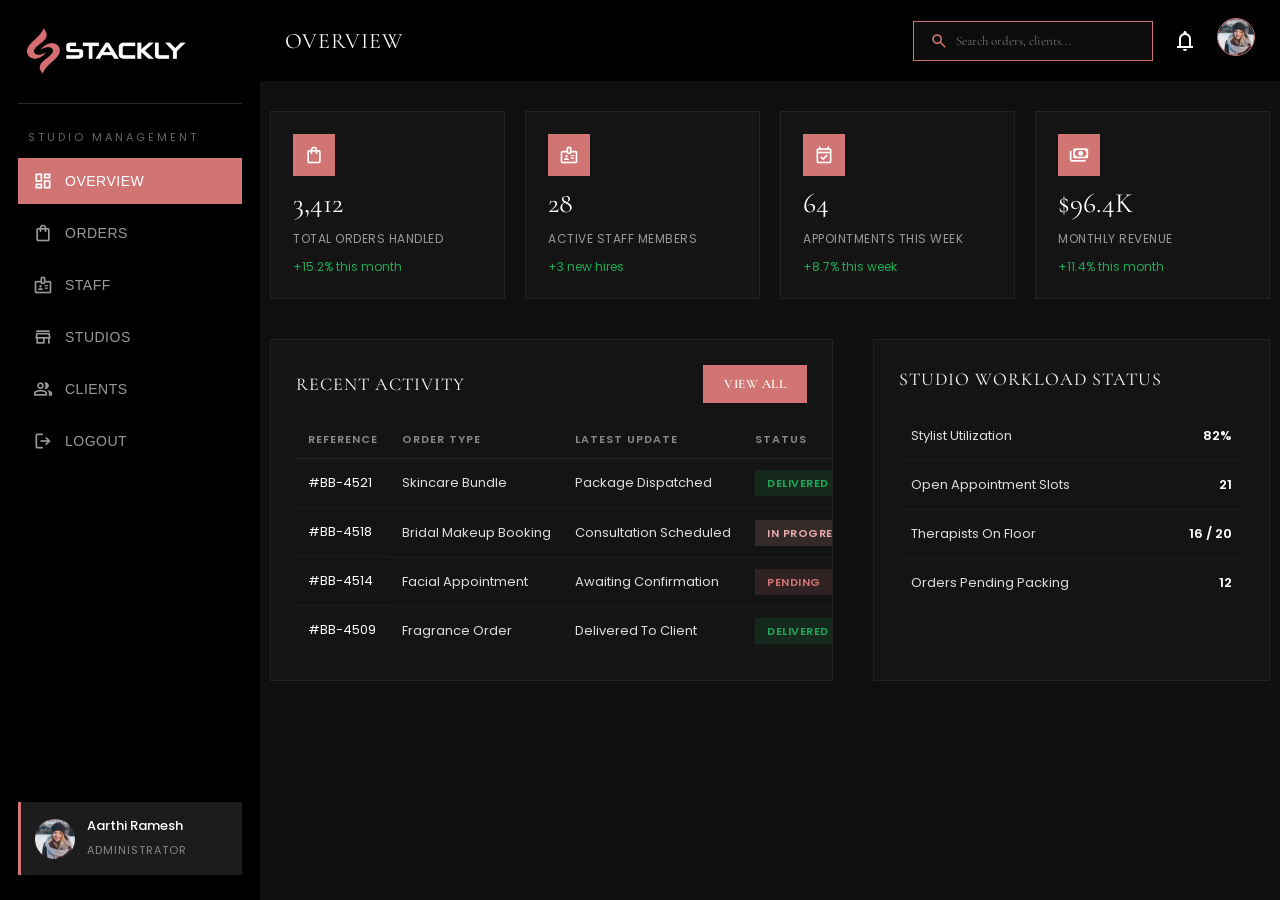
<file: admin.html>
<!DOCTYPE html>
<html lang="en">

<head>
    <meta charset="UTF-8">
    <meta name="viewport" content="width=device-width, initial-scale=1.0">
    <title>Blush & Bloom - Admin Dashboard</title>

    <link rel="stylesheet"
        href="https://fonts.googleapis.com/css2?family=Material+Symbols+Outlined:opsz,wght,FILL,GRAD@20..48,100..700,0,-50..200" />
 <link rel="stylesheet"
        href="https://fonts.googleapis.com/css2?family=Material+Symbols+Outlined:opsz,wght,FILL,GRAD@20..48,100..700,0,-50..200" />
    <link rel="preconnect" href="https://fonts.googleapis.com">
    <link rel="preconnect" href="https://fonts.gstatic.com" crossorigin>
    <link href="https://fonts.googleapis.com/css2?family=Cormorant+Garamond:ital,wght@0,400;0,500;0,600;1,400&family=Poppins:wght@300;400;500;600;700&display=swap"
        rel="stylesheet">

    <style>
        * {
            margin: 0;
            padding: 0;
            box-sizing: border-box;
        }

        :root {
            --pcolor: #D17474;
            --hcolor: #E7A9A9;
            --dark: black;
            --panel: #0c0c0c;
            --card: #141414;
        }

        body {
            background: rgb(15, 15, 15);
            font-family: 'Poppins', sans-serif;
            display: flex;
            gap: 0px;
            overflow-x: hidden;
            min-height: 100vh;
        }

        .material-symbols-outlined {
            font-variation-settings: 'FILL' 0, 'wght' 400, 'GRAD' 0, 'opsz' 24;
        }

        /* ================= SIDEBAR ================= */
        .sidebar {
            width: 260px;
            flex-shrink: 0;
            background: var(--dark);
            padding: 25px 18px;
            display: flex;
            flex-direction: column;
            height: 100vh;
            position: sticky;

        }

        .sidebar-logo {
            display: flex;
            align-items: center;
            gap: 15px;
            padding: 0 8px 25px;
            border-bottom: 1px solid #262626;
            margin-bottom: 25px;
        }

        .sidebar-logo img {
            width: 160px;
        }

        .sidebar-logo .adminclose {
            color: white;
            display: none;
        }

        .nav-group-label {
            font-size: 11px;
            letter-spacing: 3px;
            text-transform: uppercase;
            color: #666;
            padding: 0 10px;
            margin-bottom: 12px;
        }

        .side-nav {
            display: flex;
            flex-direction: column;
            gap: 6px;
        }

        .side-nav button {
            display: flex;
            align-items: center;
            gap: 12px;
            width: 100%;
            padding: 12px 14px;
            border: 1px solid transparent;
            background: transparent;
            color: #999;
            font-family: "Roboto Condensed", sans-serif;
            font-size: 14px;
            text-transform: uppercase;
            letter-spacing: .5px;
            cursor: pointer;
            text-align: left;
            transition: .3s ease;
        }

        .side-nav button .material-symbols-outlined {
            font-size: 20px;
        }

        .side-nav button:hover {
            background: #1c1c1c;
            color: #fff;
        }

        .side-nav button.active {
            background: var(--pcolor);
            color: #fff;
        }

        .sidebar-footer {
            margin-top: auto;
            display: flex;
            align-items: center;
            gap: 12px;
            padding: 14px;
            background: #1c1c1c;
            border-left: 3px solid var(--pcolor);
        }

        .sidebar-footer img {
            width: 40px;
            height: 40px;
            border-radius: 50%;
            object-fit: cover;
        }

        .sidebar-footer h4 {
            color: #fff;
            font-size: 13px;
            font-weight: 500;
        }

        .sidebar-footer span {
            color: #888;
            font-size: 11px;
            text-transform: uppercase;
            letter-spacing: 1px;
        }

        /* ================= MAIN AREA ================= */
        .main {
            flex: 1;
            display: flex;
            flex-direction: column;
            gap: 20px;
            min-width: 0;
        }

        .topbar {
            background: var(--dark);
            padding: 18px 25px;
            display: flex;
            justify-content: space-between;
            align-items: center;
        }

        .topbarimgcontainer {
            display: none;
            align-items: center;
            gap: 20px;

        }

        .topbarimgcontainer .topbarmenu {
            font-size: 20px;
            display: none;
            color: white;
        }

        .topbarimgcontainer img {
            width: 140px;
            display: none;
        }

        .topbar h2 {
            font-family: 'Cormorant Garamond', serif;
            font-weight: 400;
            font-size: 22px;
            text-transform: uppercase;
            letter-spacing: 1px;
            color: white;
        }

        .topbar-right {
            display: flex;
            align-items: center;
            gap: 20px;
        }

        .search-box {
            display: flex;
            align-items: center;
            gap: 8px;
            background: #0c0c0c;
            border: 1px solid var(--pcolor);
            padding: 10px 16px;
        }

        .search-box input {
            border: none;
            background: transparent;
            outline: none;
            font-size: 13px;
            width: 180px;
            color: white;
            font-family: 'Cormorant Garamond', serif;
        }

        .search-box input::placeholder {
            color: #777;
        }

        .search-box>.material-symbols-outlined {
            color: var(--pcolor);
            font-size: 18px;
            cursor: pointer;
        }

        .topbar-right>.material-symbols-outlined {
            color: white;
            cursor: pointer;
        }

        .topbar-avatar img {
            width: 38px;
            height: 38px;
            border-radius: 50%;
            object-fit: cover;
            border: 1px solid var(--pcolor);
        }

        .view {
            display: none;
            flex-direction: column;
            gap: 20px;
        }

        .view.active {
            display: flex;
        }

        /* reused button style (matches .page-btn) */
        .d-btn {
            padding: 10px 20px;
            background: var(--pcolor);
            border: 1px solid var(--pcolor);
            color: white;
            cursor: pointer;
            transition: .5s ease;
            font-size: 13px;
            text-transform: uppercase;
            letter-spacing: .5px;
            font-weight: 600;
            font-family: 'Cormorant Garamond', serif;
            text-wrap: nowrap;
        }

        .d-btn:hover {
            background: transparent;
            color: var(--pcolor);
        }


        /* generic panel */
        .panel {
            background: var(--card);
            border: 1px solid #232323;
            padding: 25px;
            overflow-x: auto;
            margin: 10px;
        }


        .panel h3 {
            font-family: 'Cormorant Garamond', serif;
            font-weight: 400;
            font-size: 18px;
            text-transform: uppercase;
            letter-spacing: 1px;
            line-height: 1.6;
            color: white;
            margin-bottom: 18px;
        }

        .panel-head {
            display: flex;
            justify-content: space-between;
            align-items: center;
            margin-bottom: 18px;

        }

        .panel-head h3 {
            margin-bottom: 0;
        }


        /* stat cards */
        .stat-row {
            display: grid;
            grid-template-columns: repeat(4, 1fr);
            gap: 20px;
            padding: 10px;
        }

        .stat-card {
            background: var(--card);
            border: 1px solid #232323;
            padding: 22px;
            display: flex;
            flex-direction: column;
            gap: 10px;
            transition: .4s ease;
        }

        .stat-card:hover {
            border-color: var(--pcolor);
        }

        .stat-card .top {
            display: flex;
            justify-content: space-between;
            align-items: center;
        }

        .stat-card .material-symbols-outlined {
            background: var(--pcolor);
            color: #fff;
            width: 42px;
            height: 42px;
            display: flex;
            align-items: center;
            justify-content: center;
            font-size: 20px;
        }

        .stat-card h2 {
            font-family: 'Cormorant Garamond', serif;
            font-weight: 400;
            font-size: 28px;
            color: white;
        }

        .stat-card p {
            font-size: 12px;
            color: #999;
            text-transform: uppercase;
            letter-spacing: .5px;
        }

        .stat-card .delta {
            font-size: 12px;
            color: #1fa855;
        }

        .stat-card .delta.down {
            color: var(--pcolor);
        }

        /* table */
        table {
            width: 100%;
            border-collapse: collapse;

        }

        thead th {
            text-align: left;
            font-size: 11px;
            color: #888;
            text-transform: uppercase;
            letter-spacing: 1px;
            padding: 10px 12px;
            border-bottom: 1px solid #262626;
            font-weight: 600;
        }

        tbody td {
            padding: 14px 12px;
            font-size: 13px;
            color: #ddd;
            border-bottom: 1px solid #1e1e1e;
            text-wrap: nowrap;
        }

        tbody tr:last-child td {
            border-bottom: none;
        }

        .cell-item {
            display: flex;
            align-items: center;
            gap: 10px;
            color: #fff;
        }

        .cell-item img {
            width: 34px;
            height: 34px;
            border-radius: 50%;
            object-fit: cover;
        }

        .badge {
            padding: 5px 12px;
            font-size: 11px;
            font-weight: 600;
            text-transform: uppercase;
            letter-spacing: .5px;
        }

        .badge.delivered {
            background: rgba(31, 168, 85, 0.15);
            color: #1fa855;
        }

        .badge.transit {
            background: rgba(231, 169, 169, 0.15);
            color: var(--hcolor);
        }

        .badge.pending {
            background: rgba(209, 116, 116, 0.15);
            color: var(--pcolor);
        }

        .badge.active {
            background: rgba(31, 168, 85, 0.15);
            color: #1fa855;
        }

        .badge.maintenance {
            background: rgba(209, 116, 116, 0.15);
            color: var(--pcolor);
        }

        /* two column layout */
        .split-2 {
            display: grid;
            grid-template-columns: 1.4fr 1fr;
            gap: 20px;
        }

        /* staff grid */
        .fleet-grid {
            display: grid;
            grid-template-columns: repeat(3, 1fr);
            gap: 20px;
        }

        .fleet-card {
            border: 1px solid #232323;
            overflow: hidden;
            background: var(--card);
        }

        .fleet-card img {
            width: 100%;
            height: 250px;
            object-fit: cover;
            object-position: top;
            filter: grayscale(50%);
            transition: .5s ease;
        }

        .fleet-card:hover img {
            filter: grayscale(0%);
        }

        .fleet-card-body {
            padding: 16px;
            border-top: 3px solid var(--pcolor);
        }

        .fleet-card-body h4 {
            font-family: 'Cormorant Garamond', serif;
            font-weight: 400;
            font-size: 15px;
            color: white;
            text-transform: uppercase;
            margin-bottom: 6px;
        }

        .fleet-card-body p {
            font-size: 12px;
            color: #999;
            margin-bottom: 10px;
        }

        /* branches gallery */
        .wh-grid {
            display: grid;
            grid-template-columns: repeat(3, 1fr);
            gap: 20px;
        }

        .wh-card {
            position: relative;
            overflow: hidden;
            height: 190px;
        }

        .wh-card img {
            width: 100%;
            height: 100%;
            object-fit: cover;
            transition: .6s ease;
        }

        .wh-card:hover img {
            transform: scale(1.08);
        }

        .wh-card .overlay {
            position: absolute;
            inset: 0;
            background: linear-gradient(180deg, rgba(0, 0, 0, 0.05) 40%, rgba(0, 0, 0, 0.9) 100%);
            display: flex;
            flex-direction: column;
            justify-content: flex-end;
            padding: 16px;
        }

        .wh-card .overlay h4 {
            color: #fff;
            font-family: 'Cormorant Garamond', serif;
            font-size: 15px;
            text-transform: uppercase;
        }

        .wh-card .overlay span {
            color: var(--hcolor);
            font-size: 11px;
            text-transform: uppercase;
            letter-spacing: 1px;
        }

        /* client cards */
        .cust-grid {
            display: grid;
            grid-template-columns: repeat(3, 1fr);
            gap: 20px;
        }

        .cust-card {
            background: var(--card);
            border: 1px solid #232323;
            padding: 20px;
            text-align: center;
        }

        .cust-card img {
            width: 60px;
            height: 60px;
            border-radius: 50%;
            object-fit: cover;
            margin-bottom: 12px;
            border: 1px solid var(--pcolor);
        }

        .cust-card h4 {
            font-family: 'Cormorant Garamond', serif;
            font-weight: 400;
            font-size: 15px;
            text-transform: uppercase;
            color: white;
        }

        .cust-card span {
            font-size: 12px;
            color: #999;
        }

        .cust-card .cust-stat {
            margin-top: 12px;
            font-size: 12px;
            color: var(--pcolor);
            font-weight: 600;
            text-transform: uppercase;
            letter-spacing: .5px;
        }

        @media (max-width: 1100px) {

            .stat-row,
            .fleet-grid,
            .wh-grid,
            .cust-grid {
                grid-template-columns: repeat(2, 1fr);
            }

            .split-2 {
                grid-template-columns: 1fr;
            }
        }

        @media (max-width: 900px) {

            .sidebar {
                position: fixed;
                inset: 0px;
                transform: translateX(-120%);
                transition: .2s ease;
                z-index: 9999;
                width: 320px;

            }

            .topbar-right>.material-symbols-outlined {
                color: white;
                cursor: pointer;
            }

            .sidebar.vis {
                transform: translateX(0);
            }

            .topbar>h2 {
                display: none;
            }

            .search-box {
                display: none;
            }

            .topbar {
                padding: 10px 10px;
            }

            .topbarimgcontainer {
                display: flex;
            }

            .sidebar-logo {
                justify-content: space-between;
            }

            .sidebar-logo .adminclose {
                display: block;
            }

            .topbarimgcontainer .topbarmenu {
                display: block;
                color: white;
            }

            .topbarimgcontainer img {
                display: block;
            }

            .topbar-right>span {
                font-size: 20px;
            }

        }

        @media (max-width: 560px) {

            .stat-row,
            .fleet-grid,
            .wh-grid,
            .cust-grid {
                grid-template-columns: 1fr;
            }

            .topbar {
                flex-wrap: wrap;
                gap: 15px;
            }
        }
    </style>
</head>

<body>

    <!-- ================= SIDEBAR ================= -->
    <aside class="sidebar">
        <div class="sidebar-logo">
            <img src="./src/logo.webp" alt="Blush & Bloom logo" class="logimg">
            <span class="material-symbols-outlined adminclose">close</span>
        </div>

        <span class="nav-group-label">Studio Management</span>
        <nav class="side-nav">
            <button class="active" onclick="showView('overview', this)"><span
                    class="material-symbols-outlined">dashboard</span> Overview</button>
            <button onclick="showView('orders', this)"><span class="material-symbols-outlined">shopping_bag</span>
                Orders</button>
            <button onclick="showView('staff', this)"><span class="material-symbols-outlined">badge</span>
                Staff</button>
            <button onclick="showView('branches', this)"><span class="material-symbols-outlined">store</span>
                Studios</button>

            <button onclick="showView('clients', this)"><span class="material-symbols-outlined">group</span>
                Clients</button>
            <button class="logoutbtn"><span class="material-symbols-outlined">logout</span>
                Logout</button>
        </nav>

        <div class="sidebar-footer">
            <img src="./src/image_9.webp"
                alt="Admin">
            <div>
                <h4 id="username">Aarthi Ramesh</h4>
                <span>Administrator</span>
            </div>
        </div>
    </aside>

    <!-- ================= MAIN CONTENT ================= -->
    <main class="main">

        <div class="topbar">
            <div class="topbarimgcontainer">
                <span class="material-symbols-outlined topbarmenu">menu</span>
                <img src="./src/logo.webp" alt="Blush & Bloom logo" class="logimg">
            </div>
            <h2 id="topbarTitle">Overview</h2>
            <div class="topbar-right">
                <div class="search-box">
                    <span class="material-symbols-outlined errorpage">search</span>
                    <input type="text" placeholder="Search orders, clients...">
                </div>
                <span class="material-symbols-outlined errorpage">notifications</span>
                <div class="topbar-avatar"><img
                        src="./src/image_9.webp"
                        alt="Admin"></div>
            </div>
        </div>

        <!-- ========== 1. OVERVIEW VIEW ========== -->
        <div class="view active" id="overview">
            <div class="stat-row">
                <div class="stat-card">
                    <div class="top"><span class="material-symbols-outlined">shopping_bag</span></div>
                    <h2>3,412</h2>
                    <p>Total Orders Handled</p>
                    <span class="delta">+15.2% this month</span>
                </div>

                <div class="stat-card">
                    <div class="top"><span class="material-symbols-outlined">badge</span></div>
                    <h2>28</h2>
                    <p>Active Staff Members</p>
                    <span class="delta">+3 new hires</span>
                </div>

                <div class="stat-card">
                    <div class="top"><span class="material-symbols-outlined">event_available</span></div>
                    <h2>64</h2>
                    <p>Appointments This Week</p>
                    <span class="delta">+8.7% this week</span>
                </div>

                <div class="stat-card">
                    <div class="top"><span class="material-symbols-outlined">payments</span></div>
                    <h2>$96.4K</h2>
                    <p>Monthly Revenue</p>
                    <span class="delta">+11.4% this month</span>
                </div>
            </div>

            <div class="split-2">
                <div class="panel">
                    <div class="panel-head">
                        <h3>Recent Activity</h3>
                        <button class="d-btn errorpage">View All</button>
                    </div>

                    <table>
                        <thead>
                            <tr>
                                <th>Reference</th>
                                <th>Order Type</th>
                                <th>Latest Update</th>
                                <th>Status</th>
                            </tr>
                        </thead>

                        <tbody>
                            <tr>
                                <td class="cell-item">#BB-4521</td>
                                <td>Skincare Bundle</td>
                                <td>Package Dispatched</td>
                                <td><span class="badge delivered">Delivered</span></td>
                            </tr>

                            <tr>
                                <td class="cell-item">#BB-4518</td>
                                <td>Bridal Makeup Booking</td>
                                <td>Consultation Scheduled</td>
                                <td><span class="badge transit">In Progress</span></td>
                            </tr>

                            <tr>
                                <td class="cell-item">#BB-4514</td>
                                <td>Facial Appointment</td>
                                <td>Awaiting Confirmation</td>
                                <td><span class="badge pending">Pending</span></td>
                            </tr>

                            <tr>
                                <td class="cell-item">#BB-4509</td>
                                <td>Fragrance Order</td>
                                <td>Delivered To Client</td>
                                <td><span class="badge delivered">Delivered</span></td>
                            </tr>
                        </tbody>
                    </table>
                </div>

                <div class="panel">
                    <h3>Studio Workload Status</h3>

                    <table>
                        <tbody>
                            <tr>
                                <td>Stylist Utilization</td>
                                <td style="text-align:right;font-weight:600;color:white;">82%</td>
                            </tr>

                            <tr>
                                <td>Open Appointment Slots</td>
                                <td style="text-align:right;font-weight:600;color:white;">21</td>
                            </tr>

                            <tr>
                                <td>Therapists On Floor</td>
                                <td style="text-align:right;font-weight:600;color:white;">16 / 20</td>
                            </tr>

                            <tr>
                                <td>Orders Pending Packing</td>
                                <td style="text-align:right;font-weight:600;color:white;">12</td>
                            </tr>
                        </tbody>
                    </table>
                </div>
            </div>
        </div>

        <!-- ========== 2. ORDERS VIEW ========== -->
        <div class="view" id="orders">
            <div class="stat-row">
                <div class="stat-card">
                    <div class="top">
                        <span class="material-symbols-outlined">shopping_bag</span>
                    </div>
                    <h2>64</h2>
                    <p>Open Orders</p>
                </div>

                <div class="stat-card">
                    <div class="top">
                        <span class="material-symbols-outlined">move_to_inbox</span>
                    </div>
                    <h2>29</h2>
                    <p>New Order Requests</p>
                </div>

                <div class="stat-card">
                    <div class="top">
                        <span class="material-symbols-outlined">task_alt</span>
                    </div>
                    <h2>3,318</h2>
                    <p>Completed Orders</p>
                </div>

                <div class="stat-card">
                    <div class="top">
                        <span class="material-symbols-outlined">priority_high</span>
                    </div>
                    <h2>5</h2>
                    <p>Urgent Orders</p>
                </div>
            </div>

            <div class="panel">
                <div class="panel-head">
                    <h3>Orders</h3>
                    <button class="d-btn errorpage">Create Order</button>
                </div>

                <table>
                    <thead>
                        <tr>
                            <th>Reference</th>
                            <th>Client</th>
                            <th>Order Type</th>
                            <th>Assigned Staff</th>
                            <th>Date Placed</th>
                            <th>Status</th>
                        </tr>
                    </thead>

                    <tbody>
                        <tr>
                            <td>#BB-4521</td>
                            <td>Vantra Living</td>
                            <td>Skincare Bundle</td>
                            <td>Divya Krishnan</td>
                            <td>Jul 08</td>
                            <td><span class="badge delivered">Delivered</span></td>
                        </tr>

                        <tr>
                            <td>#BB-4518</td>
                            <td>R. Iyer</td>
                            <td>Bridal Makeup</td>
                            <td>Priya Suresh</td>
                            <td>Jul 07</td>
                            <td><span class="badge transit">In Progress</span></td>
                        </tr>

                        <tr>
                            <td>#BB-4514</td>
                            <td>Coastline Spa</td>
                            <td>Facial Appointment</td>
                            <td>Karthik Raja</td>
                            <td>Jul 07</td>
                            <td><span class="badge pending">Pending</span></td>
                        </tr>

                        <tr>
                            <td>#BB-4509</td>
                            <td>V. Singh</td>
                            <td>Fragrance Order</td>
                            <td>Aarthi Ramesh</td>
                            <td>Jul 06</td>
                            <td><span class="badge delivered">Delivered</span></td>
                        </tr>

                        <tr>
                            <td>#BB-4503</td>
                            <td>Nova Cosmetics</td>
                            <td>Hair Styling</td>
                            <td>Karthik Raja</td>
                            <td>Jul 05</td>
                            <td><span class="badge transit">In Progress</span></td>
                        </tr>
                    </tbody>
                </table>
            </div>
        </div>

        <!-- ========== 3. STAFF VIEW ========== -->
        <div class="view" id="staff">
            <div class="stat-row">
                <div class="stat-card">
                    <div class="top"><span class="material-symbols-outlined">badge</span></div>
                    <h2>28</h2>
                    <p>Total Staff</p>
                </div>
                <div class="stat-card">
                    <div class="top"><span class="material-symbols-outlined">face_retouching_natural</span></div>
                    <h2>12</h2>
                    <p>Makeup Artists</p>
                </div>
                <div class="stat-card">
                    <div class="top"><span class="material-symbols-outlined">spa</span></div>
                    <h2>9</h2>
                    <p>Therapists</p>
                </div>
                <div class="stat-card">
                    <div class="top"><span class="material-symbols-outlined">event_busy</span></div>
                    <h2>2</h2>
                    <p>On Leave</p>
                </div>
            </div>

            <div class="panel">
                <h3>Staff Roster</h3>
                <div class="fleet-grid">
                    <div class="fleet-card">
                        <img src="./src/person3.webp"
                            alt="Priya Suresh">
                        <div class="fleet-card-body">
                            <h4>Priya Suresh</h4>
                            <p>Lead Makeup Artist - 20 Bookings This Week</p>
                            <span class="badge active">On Duty</span>
                        </div>
                    </div>
                    <div class="fleet-card">
                        <img src="./src/person6.webp"
                            alt="Divya Krishnan">
                        <div class="fleet-card-body">
                            <h4>Divya Krishnan</h4>
                            <p>Skincare Specialist - 18 Bookings This Week</p>
                            <span class="badge active">On Duty</span>
                        </div>
                    </div>
                    <div class="fleet-card">
                        <img src="./src/image_9.webp"
                            alt="Karthik Raja">
                        <div class="fleet-card-body">
                            <h4>Karthik Raja</h4>
                            <p>Hair Stylist - 11 Bookings This Week</p>
                            <span class="badge maintenance">On Leave</span>
                        </div>
                    </div>
                  
                </div>
            </div>
        </div>

        <!-- ========== 4. STUDIOS (BRANCHES) VIEW ========== -->
        <div class="view" id="branches">
            <div class="stat-row">
                <div class="stat-card">
                    <div class="top"><span class="material-symbols-outlined">store</span></div>
                    <h2>6</h2>
                    <p>Active Studios</p>
                </div>
                <div class="stat-card">
                    <div class="top"><span class="material-symbols-outlined">event_note</span></div>
                    <h2>84%</h2>
                    <p>Avg. Booking Capacity</p>
                </div>
                <div class="stat-card">
                    <div class="top"><span class="material-symbols-outlined">inventory_2</span></div>
                    <h2>3,120</h2>
                    <p>Products In Stock</p>
                </div>
                <div class="stat-card">
                    <div class="top"><span class="material-symbols-outlined">summarize</span></div>
                    <h2>18</h2>
                    <p>Appointments Today</p>
                </div>
            </div>

            <div class="panel">
                <h3>Studio Locations</h3>
                <div class="wh-grid">
                    <div class="wh-card">
                        <img src="./src/image_61.webp"
                            alt="Chennai head studio">
                        <div class="overlay">
                            <h4>Chennai HQ Studio</h4><span>Booking 92%</span>
                        </div>
                    </div>
                    <div class="wh-card">
                        <img src="./src/image_62.webp"
                            alt="Mumbai studio">
                        <div class="overlay">
                            <h4>Mumbai Studio</h4><span>Booking 78%</span>
                        </div>
                    </div>
                    <div class="wh-card">
                        <img src="./src/image_63.webp"
                            alt="Bangalore studio">
                        <div class="overlay">
                            <h4>Bangalore Studio</h4><span>Booking 65%</span>
                        </div>
                    </div>
                </div>
            </div>

            <div class="panel">
                <h3>Studio Booking Snapshot</h3>
                <table>
                    <thead>
                        <tr>
                            <th>Studio</th>
                            <th>Specialty</th>
                            <th>Open Appointments</th>
                            <th>Status</th>
                        </tr>
                    </thead>
                    <tbody>
                        <tr>
                            <td>Chennai HQ Studio</td>
                            <td>Bridal &amp; Makeup</td>
                            <td>42</td>
                            <td><span class="badge active">Healthy</span></td>
                        </tr>
                        <tr>
                            <td>Mumbai Studio</td>
                            <td>Skincare &amp; Facials</td>
                            <td>28</td>
                            <td><span class="badge active">Healthy</span></td>
                        </tr>
                        <tr>
                            <td>Bangalore Studio</td>
                            <td>Hair &amp; Spa</td>
                            <td>15</td>
                            <td><span class="badge maintenance">Understaffed</span></td>
                        </tr>
                    </tbody>
                </table>
            </div>
        </div>

        <!-- ========== 5. CLIENTS VIEW ========== -->
        <div class="view" id="clients">
            <div class="stat-row">
                <div class="stat-card">
                    <div class="top"><span class="material-symbols-outlined">group</span></div>
                    <h2>2,046</h2>
                    <p>Total Clients</p>
                </div>
                <div class="stat-card">
                    <div class="top"><span class="material-symbols-outlined">person_add</span></div>
                    <h2>112</h2>
                    <p>New This Month</p>
                </div>
                <div class="stat-card">
                    <div class="top"><span class="material-symbols-outlined">workspace_premium</span></div>
                    <h2>246</h2>
                    <p>Membership Accounts</p>
                </div>
                <div class="stat-card">
                    <div class="top"><span class="material-symbols-outlined">support_agent</span></div>
                    <h2>14</h2>
                    <p>Open Client Inquiries</p>
                </div>
            </div>

            <div class="panel">
                <div class="panel-head">
                    <h3>Client Directory</h3>
                    <button class="d-btn errorpage">Add Client</button>
                </div>
                <table>
                    <thead>
                        <tr>
                            <th>Client</th>
                            <th>Contact</th>
                            <th>Account Type</th>
                            <th>Orders Placed</th>
                        </tr>
                    </thead>
                    <tbody>
                        <tr>
                            <td class="cell-item">Aarthi R.</td>
                            <td>aarthi.r@example.com</td>
                            <td>Membership</td>
                            <td>28</td>
                        </tr>
                        <tr>
                            <td class="cell-item">Priya K.</td>
                            <td>priya.k@example.com</td>
                            <td>Regular</td>
                            <td>16</td>
                        </tr>
                        <tr>
                            <td class="cell-item">Sanjana M.</td>
                            <td>sanjana.m@example.com</td>
                            <td>Membership</td>
                            <td>34</td>
                        </tr>
                        <tr>
                            <td class="cell-item">V. Singh</td>
                            <td>vsingh@example.com</td>
                            <td>Regular</td>
                            <td>9</td>
                        </tr>
                    </tbody>
                </table>
            </div>
        </div>

    </main>

    <script>

        //
        const topbarmenu = document.querySelector(".topbarmenu")
        const adminclose = document.querySelector(".adminclose")
        const sidebar = document.querySelector(".sidebar")

        topbarmenu.addEventListener("click", () => {
            sidebar.classList.toggle('vis')
        })

        adminclose.addEventListener("click", () => {
            sidebar.classList.remove('vis')
        })

        // 
        const logoutbtn = document.querySelector(".logoutbtn")
        logoutbtn.addEventListener("click", () => {
            window.location.href = "index.html"
        })

        // email

        const username = document.querySelector("#username");

        const email = localStorage.getItem("useremail");

        if (email) {
            username.textContent = email.split("@")[0];
        }

        // errorpage
        let errorpage = document.querySelectorAll(".errorpage")
        errorpage.forEach((error) => {
            error.addEventListener("click", () => {
                window.location.href = "404.html";
            })
        })

        // logimg

        let logimg = document.querySelectorAll(".logimg")
        logimg.forEach((img) => {
            img.addEventListener("click", () => {
                window.location.href = "admin.html";
            })
        })


        const titles = {
            overview: "Overview",
            orders: "Orders",
            staff: "Staff",
            branches: "Studios",
            clients: "Clients"
        };

        function showView(id, btn) {
            document.querySelectorAll('.view').forEach(v => v.classList.remove('active'));
            document.getElementById(id).classList.add('active');

            document.querySelectorAll('.side-nav button').forEach(b => b.classList.remove('active'));
            btn.classList.add('active');

            document.getElementById('topbarTitle').innerText = titles[id];
            sidebar.classList.remove('vis')
        }
    </script>

</body>

</html>
</file>
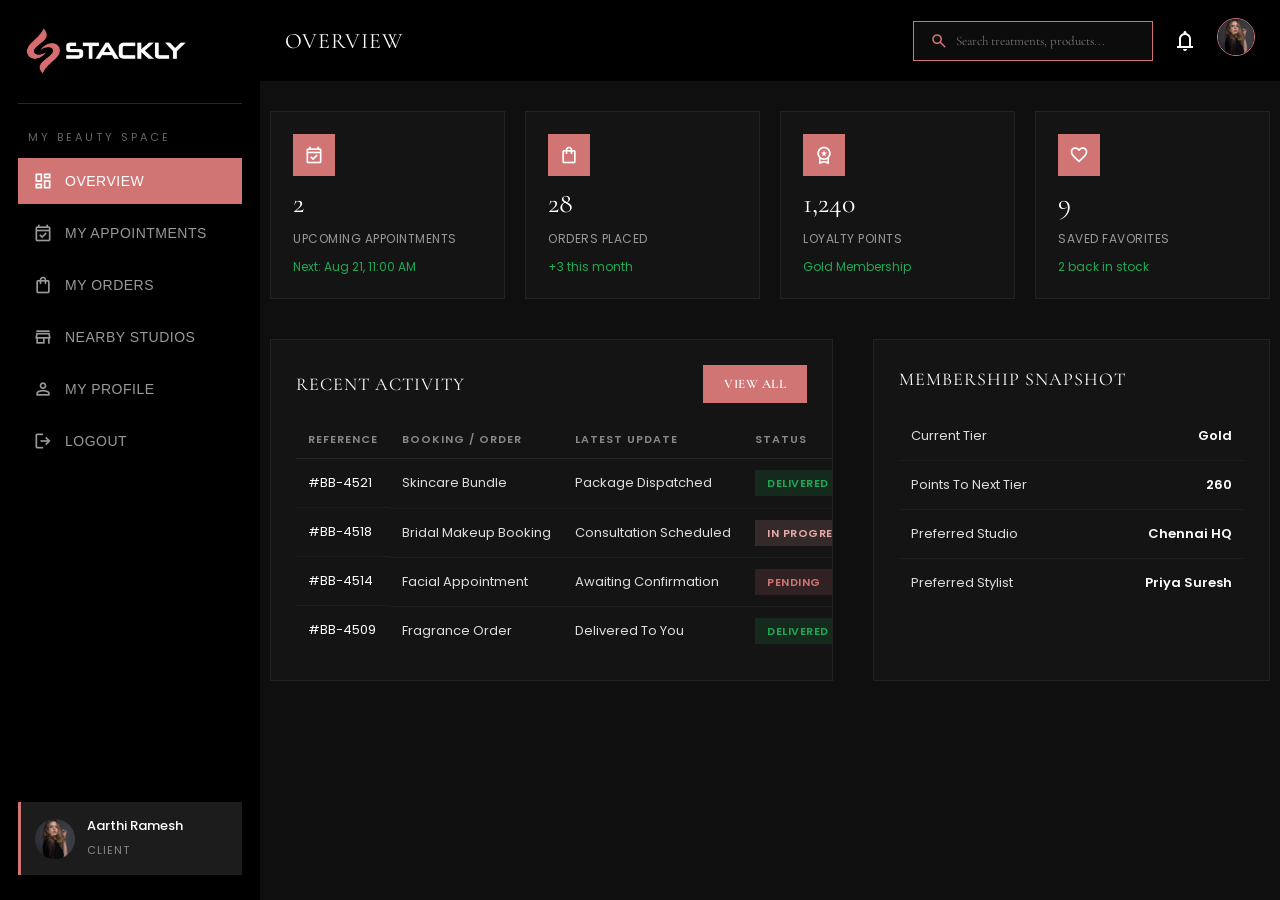
<file: client.html>
<!DOCTYPE html>
<html lang="en">

<head>
    <meta charset="UTF-8">
    <meta name="viewport" content="width=device-width, initial-scale=1.0">
    <title>Blush & Bloom - My Dashboard</title>

    <link rel="stylesheet"
        href="https://fonts.googleapis.com/css2?family=Material+Symbols+Outlined:opsz,wght,FILL,GRAD@20..48,100..700,0,-50..200" />
    <link rel="stylesheet"
        href="https://fonts.googleapis.com/css2?family=Material+Symbols+Outlined:opsz,wght,FILL,GRAD@20..48,100..700,0,-50..200" />
    <link rel="preconnect" href="https://fonts.googleapis.com">
    <link rel="preconnect" href="https://fonts.gstatic.com" crossorigin>
    <link href="https://fonts.googleapis.com/css2?family=Cormorant+Garamond:ital,wght@0,400;0,500;0,600;1,400&family=Poppins:wght@300;400;500;600;700&display=swap"
        rel="stylesheet">

    <style>
        * {
            margin: 0;
            padding: 0;
            box-sizing: border-box;
        }

        :root {
            --pcolor: #D17474;
            --hcolor: #E7A9A9;
            --dark: black;
            --panel: #0c0c0c;
            --card: #141414;
        }

        body {
            background: rgb(15, 15, 15);
            font-family: 'Poppins', sans-serif;
            display: flex;
            gap: 0px;
            overflow-x: hidden;
            min-height: 100vh;
        }

        .material-symbols-outlined {
            font-variation-settings: 'FILL' 0, 'wght' 400, 'GRAD' 0, 'opsz' 24;
        }

        /* ================= SIDEBAR ================= */
        .sidebar {
            width: 260px;
            flex-shrink: 0;
            background: var(--dark);
            padding: 25px 18px;
            display: flex;
            flex-direction: column;
            height: 100vh;
            position: sticky;

        }

        .sidebar-logo {
            display: flex;
            align-items: center;
            gap: 15px;
            padding: 0 8px 25px;
            border-bottom: 1px solid #262626;
            margin-bottom: 25px;
        }

        .sidebar-logo img {
            width: 160px;
        }

        .sidebar-logo .adminclose {
            color: white;
            display: none;
        }

        .nav-group-label {
            font-size: 11px;
            letter-spacing: 3px;
            text-transform: uppercase;
            color: #666;
            padding: 0 10px;
            margin-bottom: 12px;
        }

        .side-nav {
            display: flex;
            flex-direction: column;
            gap: 6px;
        }

        .side-nav button {
            display: flex;
            align-items: center;
            gap: 12px;
            width: 100%;
            padding: 12px 14px;
            border: 1px solid transparent;
            background: transparent;
            color: #999;
            font-family: "Roboto Condensed", sans-serif;
            font-size: 14px;
            text-transform: uppercase;
            letter-spacing: .5px;
            cursor: pointer;
            text-align: left;
            transition: .3s ease;
        }

        .side-nav button .material-symbols-outlined {
            font-size: 20px;
        }

        .side-nav button:hover {
            background: #1c1c1c;
            color: #fff;
        }

        .side-nav button.active {
            background: var(--pcolor);
            color: #fff;
        }

        .sidebar-footer {
            margin-top: auto;
            display: flex;
            align-items: center;
            gap: 12px;
            padding: 14px;
            background: #1c1c1c;
            border-left: 3px solid var(--pcolor);
        }

        .sidebar-footer img {
            width: 40px;
            height: 40px;
            border-radius: 50%;
            object-fit: cover;
        }

        .sidebar-footer h4 {
            color: #fff;
            font-size: 13px;
            font-weight: 500;
        }

        .sidebar-footer span {
            color: #888;
            font-size: 11px;
            text-transform: uppercase;
            letter-spacing: 1px;
        }

        /* ================= MAIN AREA ================= */
        .main {
            flex: 1;
            display: flex;
            flex-direction: column;
            gap: 20px;
            min-width: 0;
        }

        .topbar {
            background: var(--dark);
            padding: 18px 25px;
            display: flex;
            justify-content: space-between;
            align-items: center;
        }

        .topbarimgcontainer {
            display: none;
            align-items: center;
            gap: 20px;

        }

        .topbarimgcontainer .topbarmenu {
            font-size: 20px;
            display: none;
            color: white;
        }

        .topbarimgcontainer img {
            width: 140px;
            display: none;
        }

        .topbar h2 {
            font-family: 'Cormorant Garamond', serif;
            font-weight: 400;
            font-size: 22px;
            text-transform: uppercase;
            letter-spacing: 1px;
            color: white;
        }

        .topbar-right {
            display: flex;
            align-items: center;
            gap: 20px;
        }

        .search-box {
            display: flex;
            align-items: center;
            gap: 8px;
            background: #0c0c0c;
            border: 1px solid var(--pcolor);
            padding: 10px 16px;
        }

        .search-box input {
            border: none;
            background: transparent;
            outline: none;
            font-size: 13px;
            width: 180px;
            color: white;
            font-family: 'Cormorant Garamond', serif;
        }

        .search-box input::placeholder {
            color: #777;
        }

        .search-box>.material-symbols-outlined {
            color: var(--pcolor);
            font-size: 18px;
            cursor: pointer;
        }

        .topbar-right>.material-symbols-outlined {
            color: white;
            cursor: pointer;
        }

        .topbar-avatar img {
            width: 38px;
            height: 38px;
            border-radius: 50%;
            object-fit: cover;
            border: 1px solid var(--pcolor);
        }

        .view {
            display: none;
            flex-direction: column;
            gap: 20px;
        }

        .view.active {
            display: flex;
        }

        /* reused button style (matches .page-btn) */
        .d-btn {
            padding: 10px 20px;
            background: var(--pcolor);
            border: 1px solid var(--pcolor);
            color: white;
            cursor: pointer;
            transition: .5s ease;
            font-size: 13px;
            text-transform: uppercase;
            letter-spacing: .5px;
            font-weight: 600;
            font-family: 'Cormorant Garamond', serif;
            text-wrap: nowrap;
        }

        .d-btn:hover {
            background: transparent;
            color: var(--pcolor);
        }


        /* generic panel */
        .panel {
            background: var(--card);
            border: 1px solid #232323;
            padding: 25px;
            overflow-x: auto;
            margin: 10px;
        }


        .panel h3 {
            font-family: 'Cormorant Garamond', serif;
            font-weight: 400;
            font-size: 18px;
            text-transform: uppercase;
            letter-spacing: 1px;
            line-height: 1.6;
            color: white;
            margin-bottom: 18px;
        }

        .panel-head {
            display: flex;
            justify-content: space-between;
            gap: 10px;
            align-items: center;
            margin-bottom: 18px;

        }

        .panel-head h3 {
            margin-bottom: 0;
        }


        /* stat cards */
        .stat-row {
            display: grid;
            grid-template-columns: repeat(4, 1fr);
            gap: 20px;
            padding: 10px;
        }

        .stat-card {
            background: var(--card);
            border: 1px solid #232323;
            padding: 22px;
            display: flex;
            flex-direction: column;
            gap: 10px;
            transition: .4s ease;
        }

        .stat-card:hover {
            border-color: var(--pcolor);
        }

        .stat-card .top {
            display: flex;
            justify-content: space-between;
            align-items: center;
        }

        .stat-card .material-symbols-outlined {
            background: var(--pcolor);
            color: #fff;
            width: 42px;
            height: 42px;
            display: flex;
            align-items: center;
            justify-content: center;
            font-size: 20px;
        }

        .stat-card h2 {
            font-family: 'Cormorant Garamond', serif;
            font-weight: 400;
            font-size: 28px;
            color: white;
        }

        .stat-card p {
            font-size: 12px;
            color: #999;
            text-transform: uppercase;
            letter-spacing: .5px;
        }

        .stat-card .delta {
            font-size: 12px;
            color: #1fa855;
        }

        .stat-card .delta.down {
            color: var(--pcolor);
        }

        /* table */
        table {
            width: 100%;
            border-collapse: collapse;

        }

        thead th {
            text-align: left;
            font-size: 11px;
            color: #888;
            text-transform: uppercase;
            letter-spacing: 1px;
            padding: 10px 12px;
            border-bottom: 1px solid #262626;
            font-weight: 600;
        }

        tbody td {
            padding: 14px 12px;
            font-size: 13px;
            color: #ddd;
            border-bottom: 1px solid #1e1e1e;
            text-wrap: nowrap;
        }

        tbody tr:last-child td {
            border-bottom: none;
        }

        .cell-item {
            display: flex;
            align-items: center;
            gap: 10px;
            color: #fff;
        }

        .cell-item img {
            width: 34px;
            height: 34px;
            border-radius: 50%;
            object-fit: cover;
        }

        .badge {
            padding: 5px 12px;
            font-size: 11px;
            font-weight: 600;
            text-transform: uppercase;
            letter-spacing: .5px;
        }

        .badge.delivered {
            background: rgba(31, 168, 85, 0.15);
            color: #1fa855;
        }

        .badge.transit {
            background: rgba(231, 169, 169, 0.15);
            color: var(--hcolor);
        }

        .badge.pending {
            background: rgba(209, 116, 116, 0.15);
            color: var(--pcolor);
        }

        .badge.active {
            background: rgba(31, 168, 85, 0.15);
            color: #1fa855;
        }

        .badge.maintenance {
            background: rgba(209, 116, 116, 0.15);
            color: var(--pcolor);
        }

        /* two column layout */
        .split-2 {
            display: grid;
            grid-template-columns: 1.4fr 1fr;
            gap: 20px;
        }

        /* stylist grid (client-facing: "My Stylists / Favorite Artists") */
        .fleet-grid {
            display: grid;
            grid-template-columns: repeat(3, 1fr);
            gap: 20px;
        }

        .fleet-card {
            border: 1px solid #232323;
            overflow: hidden;
            background: var(--card);
        }

        .fleet-card img {
            width: 100%;
            height: 250px;
            object-fit: cover;
            object-position: top;
            filter: grayscale(50%);
            transition: .5s ease;
        }

        .fleet-card:hover img {
            filter: grayscale(0%);
        }

        .fleet-card-body {
            padding: 16px;
            border-top: 3px solid var(--pcolor);
        }

        .fleet-card-body h4 {
            font-family: 'Cormorant Garamond', serif;
            font-weight: 400;
            font-size: 15px;
            color: white;
            text-transform: uppercase;
            margin-bottom: 6px;
        }

        .fleet-card-body p {
            font-size: 12px;
            color: #999;
            margin-bottom: 10px;
        }

        /* studios gallery (client-facing: "Studios Near You") */
        .wh-grid {
            display: grid;
            grid-template-columns: repeat(3, 1fr);
            gap: 20px;
        }

        .wh-card {
            position: relative;
            overflow: hidden;
            height: 190px;
        }

        .wh-card img {
            width: 100%;
            height: 100%;
            object-fit: cover;
            transition: .6s ease;
        }

        .wh-card:hover img {
            transform: scale(1.08);
        }

        .wh-card .overlay {
            position: absolute;
            inset: 0;
            background: linear-gradient(180deg, rgba(0, 0, 0, 0.05) 40%, rgba(0, 0, 0, 0.9) 100%);
            display: flex;
            flex-direction: column;
            justify-content: flex-end;
            padding: 16px;
        }

        .wh-card .overlay h4 {
            color: #fff;
            font-family: 'Cormorant Garamond', serif;
            font-size: 15px;
            text-transform: uppercase;
        }

        .wh-card .overlay span {
            color: var(--hcolor);
            font-size: 11px;
            text-transform: uppercase;
            letter-spacing: 1px;
        }

        /* product / wishlist cards */
        .cust-grid {
            display: grid;
            grid-template-columns: repeat(3, 1fr);
            gap: 20px;
        }

        .cust-card {
            background: var(--card);
            border: 1px solid #232323;
            padding: 20px;
            text-align: center;
        }

        .cust-card img {
            width: 60px;
            height: 60px;
            border-radius: 50%;
            object-fit: cover;
            margin-bottom: 12px;
            border: 1px solid var(--pcolor);
        }

        .cust-card h4 {
            font-family: 'Cormorant Garamond', serif;
            font-weight: 400;
            font-size: 15px;
            text-transform: uppercase;
            color: white;
        }

        .cust-card span {
            font-size: 12px;
            color: #999;
        }

        .cust-card .cust-stat {
            margin-top: 12px;
            font-size: 12px;
            color: var(--pcolor);
            font-weight: 600;
            text-transform: uppercase;
            letter-spacing: .5px;
        }

        /* loyalty progress bar (profile view) */
        .loyalty-bar {
            width: 100%;
            height: 10px;
            background: #262626;
            margin-top: 10px;
            overflow: hidden;
        }

        .loyalty-bar-fill {
            height: 100%;
            background: var(--pcolor);
        }

        .profile-grid {
            display: grid;
            grid-template-columns: 1fr 1fr;
            gap: 16px 24px;
        }

        .profile-field {
            display: flex;
            flex-direction: column;
            gap: 6px;
        }

        .profile-field label {
            font-size: 11px;
            color: #888;
            text-transform: uppercase;
            letter-spacing: 1px;
        }

        .profile-field input {
            background: #0c0c0c;
            border: 1px solid #262626;
            color: #ddd;
            padding: 10px 12px;
            font-size: 13px;
            font-family: 'Poppins', sans-serif;
            outline: none;
        }

        .profile-field input:focus {
            border-color: var(--pcolor);
        }

        @media (max-width: 1100px) {

            .stat-row,
            .fleet-grid,
            .wh-grid,
            .cust-grid {
                grid-template-columns: repeat(2, 1fr);
            }

            .split-2,
            .profile-grid {
                grid-template-columns: 1fr;
            }
        }

        @media (max-width: 900px) {

            .sidebar {
                position: fixed;
                inset: 0px;
                transform: translateX(-120%);
                transition: .2s ease;
                z-index: 9999;
                width: 320px;

            }

            .topbar-right>.material-symbols-outlined {
                color: white;
                cursor: pointer;
            }

            .sidebar.vis {
                transform: translateX(0);
            }

            .topbar>h2 {
                display: none;
            }

            .search-box {
                display: none;
            }

            .topbar {
                padding: 10px 10px;
            }

            .topbarimgcontainer {
                display: flex;
            }

            .sidebar-logo {
                justify-content: space-between;
            }

            .sidebar-logo .adminclose {
                display: block;
            }

            .topbarimgcontainer .topbarmenu {
                display: block;
                color: white;
            }

            .topbarimgcontainer img {
                display: block;
            }

            .topbar-right>span {
                font-size: 20px;
            }

        }

        @media (max-width: 560px) {

            .stat-row,
            .fleet-grid,
            .wh-grid,
            .cust-grid {
                grid-template-columns: 1fr;
            }

            .topbar {
                flex-wrap: wrap;
                gap: 15px;
            }
        }
    </style>
</head>

<body>

    <!-- ================= SIDEBAR ================= -->
    <aside class="sidebar">
        <div class="sidebar-logo">
            <img src="./src/logo.webp" alt="Blush & Bloom logo" class="logimg">
            <span class="material-symbols-outlined adminclose">close</span>
        </div>

        <span class="nav-group-label">My Beauty Space</span>
        <nav class="side-nav">
            <button class="active" onclick="showView('overview', this)"><span
                    class="material-symbols-outlined">dashboard</span> Overview</button>
            <button onclick="showView('appointments', this)"><span
                    class="material-symbols-outlined">event_available</span> My Appointments</button>
            <button onclick="showView('orders', this)"><span class="material-symbols-outlined">shopping_bag</span>
                My Orders</button>
            <button onclick="showView('studios', this)"><span class="material-symbols-outlined">store</span>
                Nearby Studios</button>

            <button onclick="showView('profile', this)"><span class="material-symbols-outlined">person</span>
                My Profile</button>
            <button class="logoutbtn"><span class="material-symbols-outlined">logout</span>
                Logout</button>
        </nav>

        <div class="sidebar-footer">
            <img src="./src/image_18.webp"
                alt="Client">
            <div>
                <h4 id="username">Aarthi Ramesh</h4>
                <span>Client</span>
            </div>
        </div>
    </aside>

    <!-- ================= MAIN CONTENT ================= -->
    <main class="main">

        <div class="topbar">
            <div class="topbarimgcontainer">
                <span class="material-symbols-outlined topbarmenu">menu</span>
                <img src="./src/logo.webp" alt="Blush & Bloom logo" class="logimg">
            </div>
            <h2 id="topbarTitle">Overview</h2>
            <div class="topbar-right">
                <div class="search-box">
                    <span class="material-symbols-outlined errorpage">search</span>
                    <input type="text" placeholder="Search treatments, products...">
                </div>
                <span class="material-symbols-outlined errorpage">notifications</span>
                <div class="topbar-avatar"><img
                        src="./src/image_18.webp"
                        alt="Client"></div>
            </div>
        </div>

        <!-- ========== 1. OVERVIEW VIEW ========== -->
        <div class="view active" id="overview">
            <div class="stat-row">
                <div class="stat-card">
                    <div class="top"><span class="material-symbols-outlined">event_available</span></div>
                    <h2>2</h2>
                    <p>Upcoming Appointments</p>
                    <span class="delta">Next: Aug 21, 11:00 AM</span>
                </div>

                <div class="stat-card">
                    <div class="top"><span class="material-symbols-outlined">shopping_bag</span></div>
                    <h2>28</h2>
                    <p>Orders Placed</p>
                    <span class="delta">+3 this month</span>
                </div>

                <div class="stat-card">
                    <div class="top"><span class="material-symbols-outlined">workspace_premium</span></div>
                    <h2>1,240</h2>
                    <p>Loyalty Points</p>
                    <span class="delta">Gold Membership</span>
                </div>

                <div class="stat-card">
                    <div class="top"><span class="material-symbols-outlined">favorite</span></div>
                    <h2>9</h2>
                    <p>Saved Favorites</p>
                    <span class="delta">2 back in stock</span>
                </div>
            </div>

            <div class="split-2">
                <div class="panel">
                    <div class="panel-head">
                        <h3>Recent Activity</h3>
                        <button class="d-btn errorpage">View All</button>
                    </div>

                    <table>
                        <thead>
                            <tr>
                                <th>Reference</th>
                                <th>Booking / Order</th>
                                <th>Latest Update</th>
                                <th>Status</th>
                            </tr>
                        </thead>

                        <tbody>
                            <tr>
                                <td class="cell-item">#BB-4521</td>
                                <td>Skincare Bundle</td>
                                <td>Package Dispatched</td>
                                <td><span class="badge delivered">Delivered</span></td>
                            </tr>

                            <tr>
                                <td class="cell-item">#BB-4518</td>
                                <td>Bridal Makeup Booking</td>
                                <td>Consultation Scheduled</td>
                                <td><span class="badge transit">In Progress</span></td>
                            </tr>

                            <tr>
                                <td class="cell-item">#BB-4514</td>
                                <td>Facial Appointment</td>
                                <td>Awaiting Confirmation</td>
                                <td><span class="badge pending">Pending</span></td>
                            </tr>

                            <tr>
                                <td class="cell-item">#BB-4509</td>
                                <td>Fragrance Order</td>
                                <td>Delivered To You</td>
                                <td><span class="badge delivered">Delivered</span></td>
                            </tr>
                        </tbody>
                    </table>
                </div>

                <div class="panel">
                    <h3>Membership Snapshot</h3>

                    <table>
                        <tbody>
                            <tr>
                                <td>Current Tier</td>
                                <td style="text-align:right;font-weight:600;color:white;">Gold</td>
                            </tr>

                            <tr>
                                <td>Points To Next Tier</td>
                                <td style="text-align:right;font-weight:600;color:white;">260</td>
                            </tr>

                            <tr>
                                <td>Preferred Studio</td>
                                <td style="text-align:right;font-weight:600;color:white;">Chennai HQ</td>
                            </tr>

                            <tr>
                                <td>Preferred Stylist</td>
                                <td style="text-align:right;font-weight:600;color:white;">Priya Suresh</td>
                            </tr>
                        </tbody>
                    </table>
                </div>
            </div>
        </div>

        <!-- ========== 2. MY APPOINTMENTS VIEW ========== -->
        <div class="view" id="appointments">
            <div class="stat-row">
                <div class="stat-card">
                    <div class="top">
                        <span class="material-symbols-outlined">event_available</span>
                    </div>
                    <h2>2</h2>
                    <p>Upcoming</p>
                </div>

                <div class="stat-card">
                    <div class="top">
                        <span class="material-symbols-outlined">history</span>
                    </div>
                    <h2>34</h2>
                    <p>Past Appointments</p>
                </div>

                <div class="stat-card">
                    <div class="top">
                        <span class="material-symbols-outlined">event_busy</span>
                    </div>
                    <h2>1</h2>
                    <p>Rescheduled</p>
                </div>

                <div class="stat-card">
                    <div class="top">
                        <span class="material-symbols-outlined">star</span>
                    </div>
                    <h2>4.9</h2>
                    <p>Your Avg. Rating Given</p>
                </div>
            </div>

            <div class="panel">
                <div class="panel-head">
                    <h3>My Appointments</h3>
                    <button class="d-btn errorpage">Book Now</button>
                </div>

                <table>
                    <thead>
                        <tr>
                            <th>Reference</th>
                            <th>Service</th>
                            <th>Stylist / Therapist</th>
                            <th>Studio</th>
                            <th>Date</th>
                            <th>Status</th>
                        </tr>
                    </thead>

                    <tbody>
                        <tr>
                            <td>#BB-4518</td>
                            <td>Bridal Makeup Trial</td>
                            <td>Priya Suresh</td>
                            <td>Chennai HQ</td>
                            <td>Aug 21</td>
                            <td><span class="badge transit">Confirmed</span></td>
                        </tr>

                        <tr>
                            <td>#BB-4514</td>
                            <td>Deep Cleanse Facial</td>
                            <td>Divya Krishnan</td>
                            <td>Chennai HQ</td>
                            <td>Aug 25</td>
                            <td><span class="badge pending">Awaiting Confirmation</span></td>
                        </tr>

                        <tr>
                            <td>#BB-4479</td>
                            <td>Hair Spa & Styling</td>
                            <td>Karthik Raja</td>
                            <td>Bangalore Studio</td>
                            <td>Jul 30</td>
                            <td><span class="badge delivered">Completed</span></td>
                        </tr>

                        <tr>
                            <td>#BB-4460</td>
                            <td>Brow Shaping</td>
                            <td>Vikram Nair</td>
                            <td>Mumbai Studio</td>
                            <td>Jul 18</td>
                            <td><span class="badge delivered">Completed</span></td>
                        </tr>
                    </tbody>
                </table>
            </div>

            <div class="panel">
                <h3>My Favorite Stylists</h3>
                <div class="fleet-grid">
                    <div class="fleet-card">
                        <img src="./src/person3.webp"
                            alt="Priya Suresh">
                        <div class="fleet-card-body">
                            <h4>Priyan Suresh</h4>
                            <p>Lead Makeup Artist - Booked with you 6 times</p>
                            <span class="badge active">Available This Week</span>
                        </div>
                    </div>
                    <div class="fleet-card">
                        <img src="./src/person6.webp"
                            alt="Divya Krishnan">
                        <div class="fleet-card-body">
                            <h4>Divyan Krishnan</h4>
                            <p>Skincare Specialist - Booked with you 4 times</p>
                            <span class="badge active">Available This Week</span>
                        </div>
                    </div>
                    <div class="fleet-card">
                        <img src="./src/image_9.webp"
                            alt="Meera Pillai">
                        <div class="fleet-card-body">
                            <h4>Meera Pillai</h4>
                            <p>Spa Therapist - Booked with you 2 times</p>
                            <span class="badge maintenance">Next Slot: Aug 24</span>
                        </div>
                    </div>
                </div>
            </div>
        </div>

        <!-- ========== 3. MY ORDERS VIEW ========== -->
        <div class="view" id="orders">
            <div class="stat-row">
                <div class="stat-card">
                    <div class="top"><span class="material-symbols-outlined">shopping_bag</span></div>
                    <h2>28</h2>
                    <p>Total Orders</p>
                </div>
                <div class="stat-card">
                    <div class="top"><span class="material-symbols-outlined">local_shipping</span></div>
                    <h2>1</h2>
                    <p>In Transit</p>
                </div>
                <div class="stat-card">
                    <div class="top"><span class="material-symbols-outlined">task_alt</span></div>
                    <h2>25</h2>
                    <p>Delivered</p>
                </div>
                <div class="stat-card">
                    <div class="top"><span class="material-symbols-outlined">favorite</span></div>
                    <h2>9</h2>
                    <p>Wishlist Items</p>
                </div>
            </div>

            <div class="panel">
                <div class="panel-head">
                    <h3>Order History</h3>
                    <button class="d-btn errorpage">Shop Products</button>
                </div>

                <table>
                    <thead>
                        <tr>
                            <th>Reference</th>
                            <th>Item</th>
                            <th>Studio</th>
                            <th>Date Placed</th>
                            <th>Total</th>
                            <th>Status</th>
                        </tr>
                    </thead>

                    <tbody>
                        <tr>
                            <td>#BB-4521</td>
                            <td>Skincare Bundle</td>
                            <td>Chennai HQ</td>
                            <td>Jul 08</td>
                            <td>$62.00</td>
                            <td><span class="badge delivered">Delivered</span></td>
                        </tr>

                        <tr>
                            <td>#BB-4509</td>
                            <td>Fragrance Order</td>
                            <td>Mumbai Studio</td>
                            <td>Jul 06</td>
                            <td>$48.50</td>
                            <td><span class="badge delivered">Delivered</span></td>
                        </tr>

                        <tr>
                            <td>#BB-4503</td>
                            <td>Hair Styling Kit</td>
                            <td>Bangalore Studio</td>
                            <td>Jul 05</td>
                            <td>$34.00</td>
                            <td><span class="badge transit">In Transit</span></td>
                        </tr>

                        <tr>
                            <td>#BB-4487</td>
                            <td>Nail Care Set</td>
                            <td>Chennai HQ</td>
                            <td>Jun 29</td>
                            <td>$29.00</td>
                            <td><span class="badge delivered">Delivered</span></td>
                        </tr>

                        <tr>
                            <td>#BB-4471</td>
                            <td>Brow & Lash Serum</td>
                            <td>Chennai HQ</td>
                            <td>Jun 21</td>
                            <td>$21.00</td>
                            <td><span class="badge delivered">Delivered</span></td>
                        </tr>
                    </tbody>
                </table>
            </div>

            <div class="panel">
                <h3>My Wishlist</h3>
                <div class="cust-grid">
                    <div class="cust-card">
                        <img src="./src/image_2.webp"
                            alt="Rose Glow Serum">
                        <h4>Rose Glow Serum</h4>
                        <span>Skincare</span>
                        <div class="cust-stat">$28.00</div>
                    </div>
                    <div class="cust-card">
                        <img src="./src/image_3.webp"
                            alt="Matte Lip Set">
                        <h4>Matte Lip Set</h4>
                        <span>Makeup</span>
                        <div class="cust-stat">$19.50</div>
                    </div>
                    <div class="cust-card">
                        <img src="./src/image_5.webp"
                            alt="Argan Hair Oil">
                        <h4>Argan Hair Oil</h4>
                        <span>Haircare</span>
                        <div class="cust-stat">$24.00</div>
                    </div>
                </div>
            </div>
        </div>

        <!-- ========== 4. NEARBY STUDIOS VIEW ========== -->
        <div class="view" id="studios">
            <div class="stat-row">
                <div class="stat-card">
                    <div class="top"><span class="material-symbols-outlined">store</span></div>
                    <h2>6</h2>
                    <p>Studios Near You</p>
                </div>
                <div class="stat-card">
                    <div class="top"><span class="material-symbols-outlined">event_note</span></div>
                    <h2>21</h2>
                    <p>Slots Open Today</p>
                </div>
                <div class="stat-card">
                    <div class="top"><span class="material-symbols-outlined">directions_walk</span></div>
                    <h2>3.2 km</h2>
                    <p>Nearest Studio</p>
                </div>
                <div class="stat-card">
                    <div class="top"><span class="material-symbols-outlined">star</span></div>
                    <h2>4.8</h2>
                    <p>Avg. Studio Rating</p>
                </div>
            </div>

            <div class="panel">
                <h3>Studio Locations</h3>
                <div class="wh-grid">
                    <div class="wh-card">
                        <img src="./src/image_61.webp"
                            alt="Chennai head studio">
                        <div class="overlay">
                            <h4>Chennai HQ Studio</h4><span>Your preferred studio</span>
                        </div>
                    </div>
                    <div class="wh-card">
                        <img src="./src/image_62.webp"
                            alt="Mumbai studio">
                        <div class="overlay">
                            <h4>Mumbai Studio</h4><span>18 slots open today</span>
                        </div>
                    </div>
                    <div class="wh-card"> 
                        <img src="./src/image_63.webp"
                            alt="Bangalore studio">
                        <div class="overlay">
                            <h4>Bangalore Studio</h4><span>9 slots open today</span>
                        </div>
                    </div>
                </div>
            </div>

            <div class="panel">
                <h3>Studio Details</h3>
                <table>
                    <thead>
                        <tr>
                            <th>Studio</th>
                            <th>Specialty</th>
                            <th>Open Slots Today</th>
                            <th>Status</th>
                        </tr>
                    </thead>
                    <tbody>
                        <tr>
                            <td>Chennai HQ Studio</td>
                            <td>Bridal & Makeup</td>
                            <td>42</td>
                            <td><span class="badge active">Open Now</span></td>
                        </tr>
                        <tr>
                            <td>Mumbai Studio</td>
                            <td>Skincare & Facials</td>
                            <td>28</td>
                            <td><span class="badge active">Open Now</span></td>
                        </tr>
                        <tr>
                            <td>Bangalore Studio</td>
                            <td>Hair & Spa</td>
                            <td>15</td>
                            <td><span class="badge maintenance">Closing Soon</span></td>
                        </tr>
                    </tbody>
                </table>
            </div>
        </div>

        <!-- ========== 5. MY PROFILE VIEW ========== -->
        <div class="view" id="profile">
            <div class="stat-row">
                <div class="stat-card">
                    <div class="top"><span class="material-symbols-outlined">workspace_premium</span></div>
                    <h2>Gold</h2>
                    <p>Membership Tier</p>
                </div>
                <div class="stat-card">
                    <div class="top"><span class="material-symbols-outlined">redeem</span></div>
                    <h2>1,240</h2>
                    <p>Loyalty Points</p>
                </div>
                <div class="stat-card">
                    <div class="top"><span class="material-symbols-outlined">calendar_month</span></div>
                    <h2>3 yrs</h2>
                    <p>Client Since</p>
                </div>
                <div class="stat-card">
                    <div class="top"><span class="material-symbols-outlined">support_agent</span></div>
                    <h2>1</h2>
                    <p>Open Inquiries</p>
                </div>
            </div>

            <div class="panel">
                <h3>Loyalty Progress</h3>
                <p style="color:#999; font-size:13px; margin-bottom: 4px;">260 points to Platinum tier</p>
                <div class="loyalty-bar">
                    <div class="loyalty-bar-fill" style="width: 76%;"></div>
                </div>
            </div>

            <div class="panel">
                <div class="panel-head">
                    <h3>Personal Details</h3>
                    <button class="d-btn errorpage">Save Changes</button>
                </div>
                <div class="profile-grid">
                    <div class="profile-field">
                        <label>Full Name</label>
                        <input type="text" value="Aarthi Ramesh">
                    </div>
                    <div class="profile-field">
                        <label>Email</label>
                        <input type="email" value="aarthi.r@example.com">
                    </div>
                    <div class="profile-field">
                        <label>Phone</label>
                        <input type="text" value="+91 98765 43210">
                    </div>
                    <div class="profile-field">
                        <label>Preferred Studio</label>
                        <input type="text" value="Chennai HQ Studio">
                    </div>
                    <div class="profile-field">
                        <label>Preferred Stylist</label>
                        <input type="text" value="Priya Suresh">
                    </div>
                    <div class="profile-field">
                        <label>Account Type</label>
                        <input type="text" value="Gold Membership" disabled>
                    </div>
                </div>
            </div>
        </div>

    </main>

    <script>

        //
        const topbarmenu = document.querySelector(".topbarmenu")
        const adminclose = document.querySelector(".adminclose")
        const sidebar = document.querySelector(".sidebar")

        topbarmenu.addEventListener("click", () => {
            sidebar.classList.toggle('vis')
        })

        adminclose.addEventListener("click", () => {
            sidebar.classList.remove('vis')
        })

        // 
        const logoutbtn = document.querySelector(".logoutbtn")
        logoutbtn.addEventListener("click", () => {
            window.location.href = "index.html"
        })

        // email

        const username = document.querySelector("#username");

        const email = localStorage.getItem("useremail");

        if (email) {
            username.textContent = email.split("@")[0];
        }

        // errorpage
        let errorpage = document.querySelectorAll(".errorpage")
        errorpage.forEach((error) => {
            error.addEventListener("click", () => {
                window.location.href = "404.html";
            })
        })

        // logimg

        let logimg = document.querySelectorAll(".logimg")
        logimg.forEach((img) => {
            img.addEventListener("click", () => {
                window.location.href = "client.html";
            })
        })


        const titles = {
            overview: "Overview",
            appointments: "My Appointments",
            orders: "My Orders",
            studios: "Nearby Studios",
            profile: "My Profile"
        };

        function showView(id, btn) {
            document.querySelectorAll('.view').forEach(v => v.classList.remove('active'));
            document.getElementById(id).classList.add('active');

            document.querySelectorAll('.side-nav button').forEach(b => b.classList.remove('active'));
            btn.classList.add('active');

            document.getElementById('topbarTitle').innerText = titles[id];
            sidebar.classList.remove('vis')
        }
    </script>

</body>

</html>
</file>
